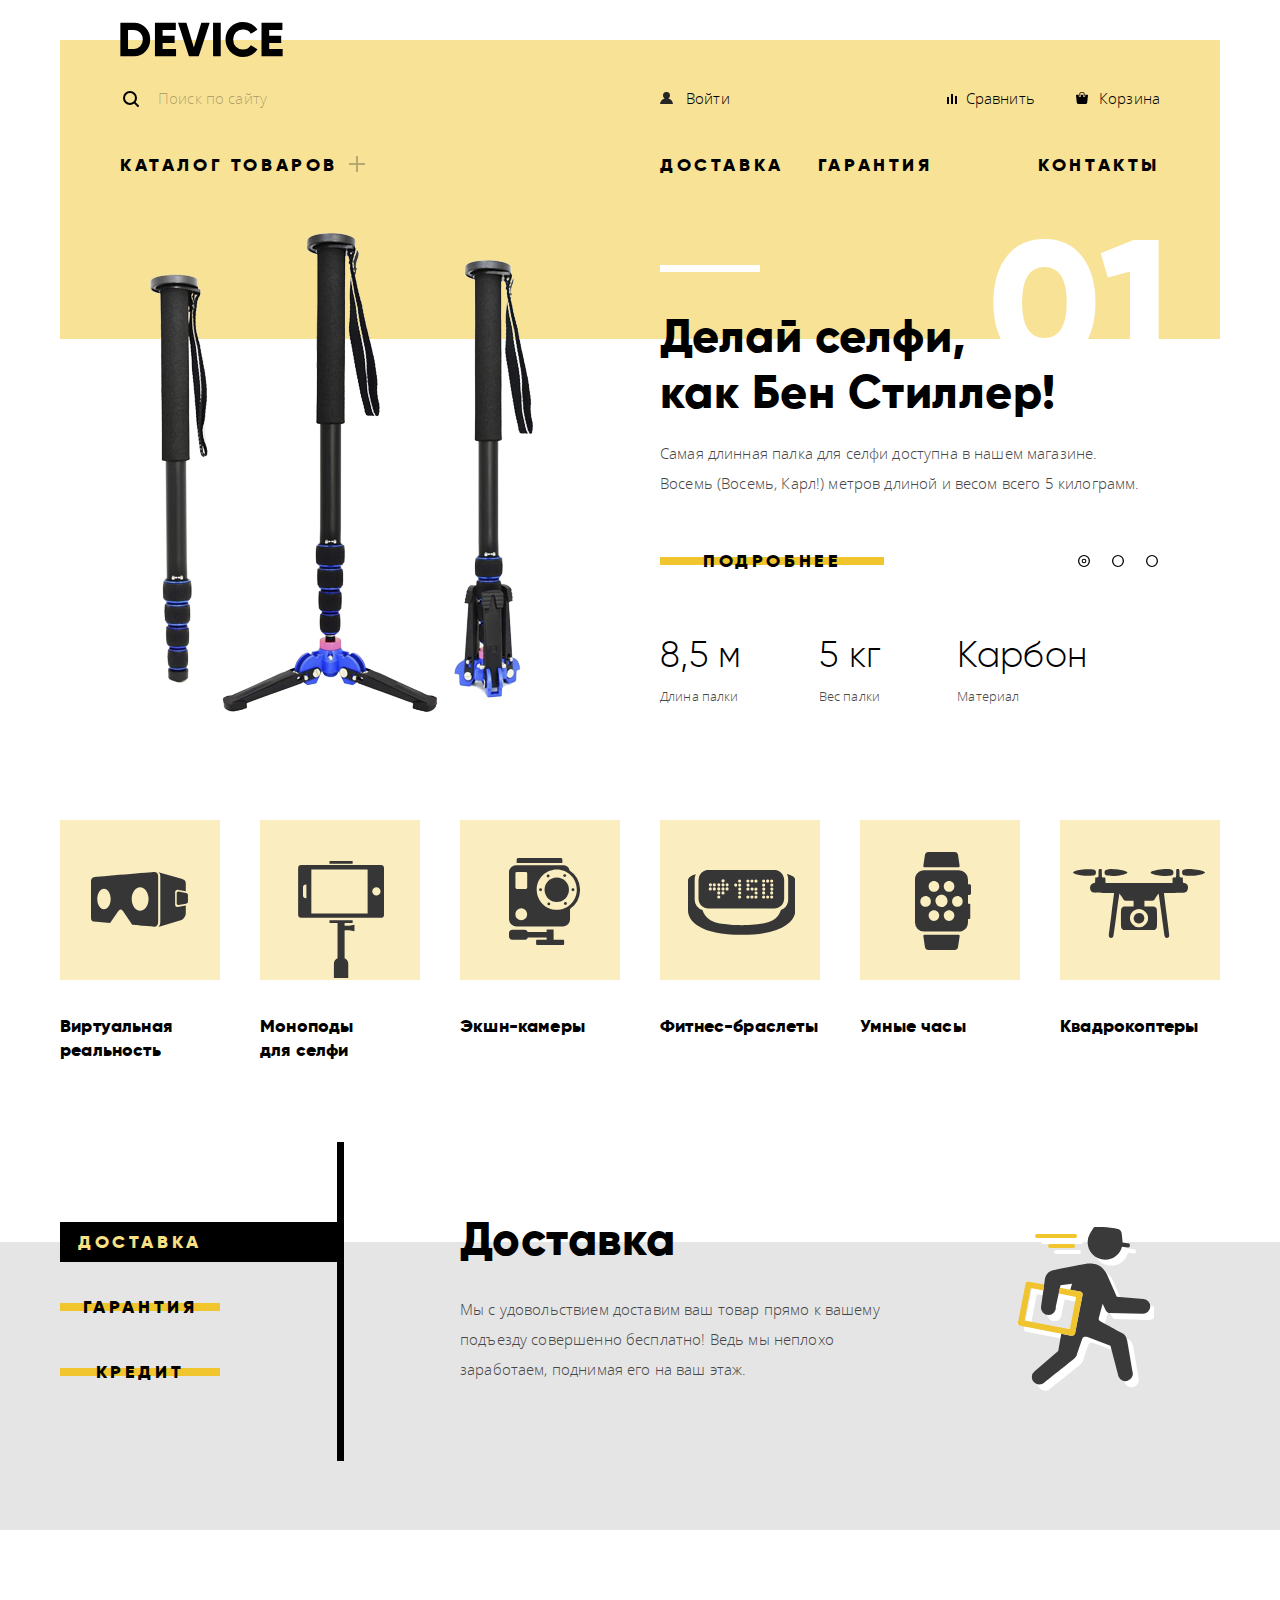
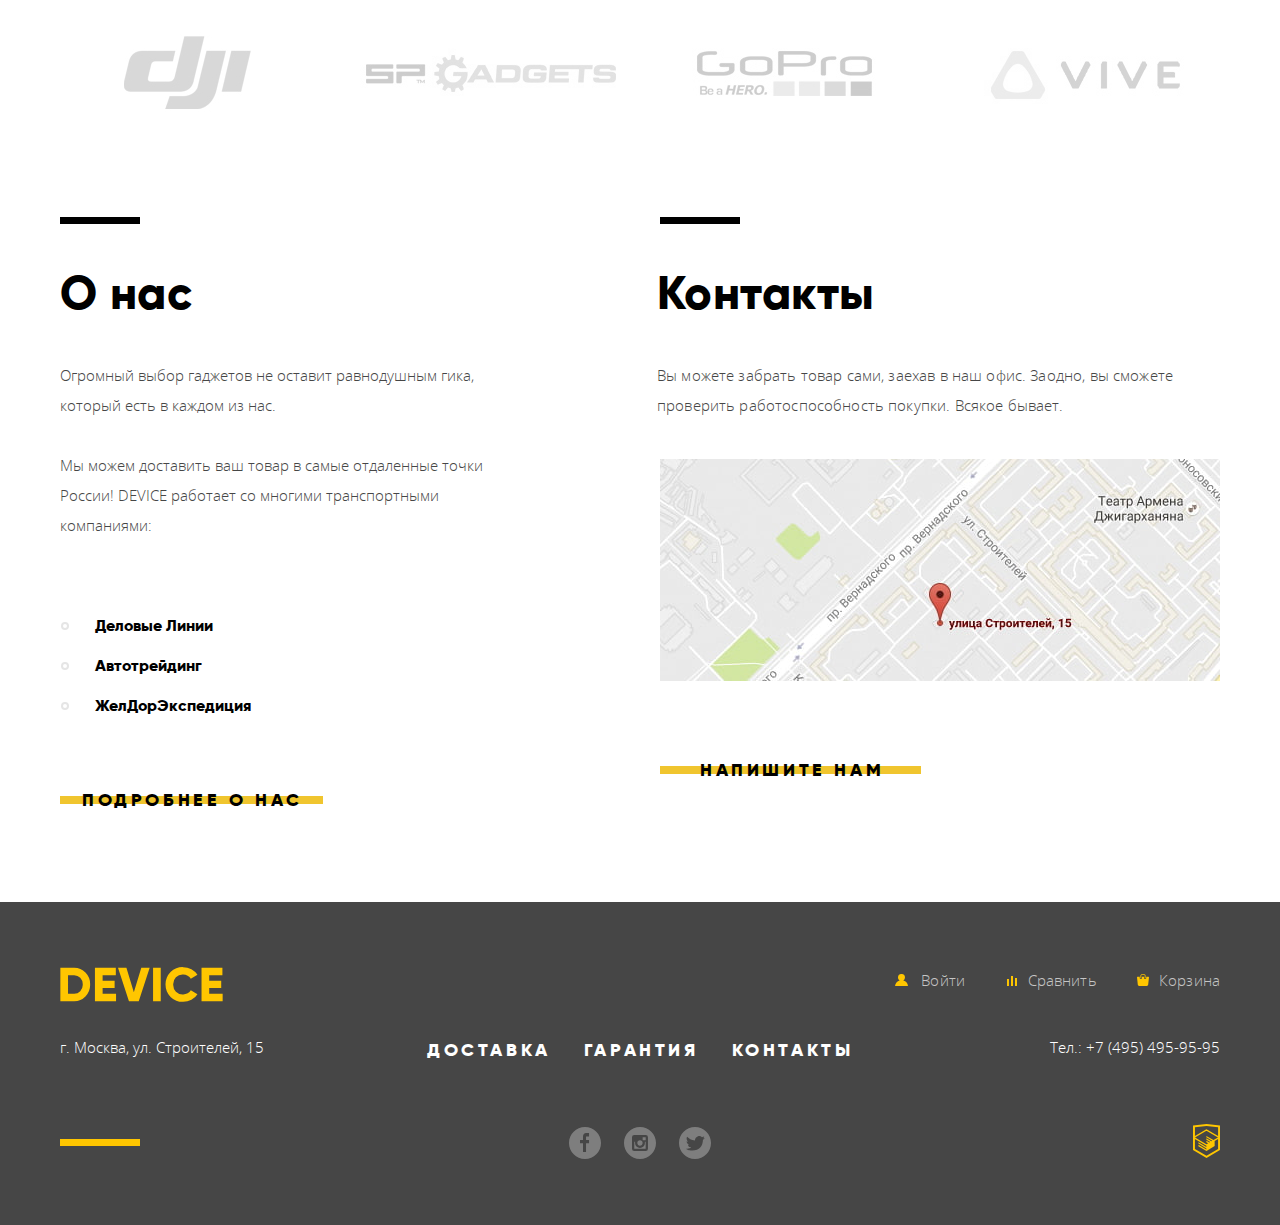
<file: index.html>
<!DOCTYPE html>
<html lang="ru">
  <head>
    <meta charset="utf-8">
    <title>HTML Academy: Девайс</title>
    <link href="css/normalize.min.css" rel="stylesheet" >
    <link href="css/style.min.css" rel="stylesheet">
  </head>
  <body>
    <div class="container">
      <header class="page-header">

        <div class="logo">
          <img src="img/logo.svg" width="163" height="35" alt="Логотип интернет-магазина Device">
        </div>

        <section class="tools">

          <form class="search" action="https://echo.htmlacademy.ru" method="get">
            <label class="search-label" for="search-field">
              <span class="visually-hidden">Поиск по сайту</span>
            </label>
            <input class="search-input" type="search" name="search" id="search-field" placeholder="Поиск по сайту">
            <button class="search-button" type="submit">
              <span>Найти</span>
              </button>
          </form>

          <ul class="user-block">
            <li class="user-item">
              <a class="user-link" href="#">Войти</a>
            </li>
          </ul>

          <ul class="purchase-tools">
            <li class="tools-item">
              <a class="tools-link link-compare" href="#">Сравнить</a>
            </li>
            <li class="tools-item">
              <a class="tools-link link-cart" href="#">Корзина</a>
            </li>
          </ul>

        </section>

        <nav class="main-nav">
          <ul class="nav-list">
            <li class="nav-item nav-item-catalog">
              <a class="nav-link nav-link-catalog" href="catalog.html">Каталог товаров</a>

              <div class="subnav">
                <ul class="subnav-list">
                  <li class="subnav-item">
                    <a class="subnav-link" href="#">Виртуальная реальность</a>
                  </li>
                  <li class="subnav-item">
                    <a class="subnav-link" href="#">Фитнес-браслеты</a>
                  </li>
                  <li class="subnav-item">
                    <a class="subnav-link" href="#">Квадрокоптеры</a>
                  </li>
                  <li class="subnav-item">
                    <a class="subnav-link" href="catalog.html">Моноподы для селфи</a>
                  </li>
                  <li class="subnav-item">
                    <a class="subnav-link" href="#">Умные часы</a>
                  </li>
                  <li class="subnav-item"></li> <!-- Пустой пункт для выравнивания пунктов как в макете -->
                  <li class="subnav-item">
                    <a class="subnav-link" href="#">Экшн-камеры</a>
                  </li>
                </ul>
              </div>

            </li>
            <li class="nav-item">
              <a class="nav-link" href="#">Доставка</a>
            </li>
            <li class="nav-item">
              <a class="nav-link" href="#">Гарантия</a>
            </li>
            <li class="nav-item">
              <a class="nav-link" href="#">Контакты</a>
            </li>
          </ul>
        </nav>

      </header>
    </div>

    <main>
      <h1 class="visually-hidden">Интернет-магазин электроники Device</h1>

      <section class="promo-slider">
        <div class="container">
          <h2 class="visually-hidden">Cлайдер промо-предложений</h2>
          <input class="first-promo visually-hidden" type="radio" name="promo-slider" id="first" value="1" checked>
          <input class="second-promo visually-hidden" type="radio" name="promo-slider" id="second" value="2">
          <input class="third-promo visually-hidden" type="radio" name="promo-slider" id="third" value="3">

          <div class="slider-controls">
            <label for="first">Первый слайд</label>
            <label for="second">Второй слайд</label>
            <label for="third">Третий слайд</label>
          </div>

          <ul class="slider-list">

            <li class="slider-item slide slide1">
              <div class="slide-image">
                <img class="slide-img" src="img/selfie-stick.png" width="384" height="486" alt="Селфи-палка">
              </div>
              <div class="slide-content">
                <h3 class="slide-title">Делай селфи,<br>как Бен Стиллер!</h3>
                <p class="slide-subtitle">Самая длинная палка для селфи доступна в&nbsp;нашем магазине. Восемь (Восемь, Карл!) метров длиной и&nbsp;весом всего 5&nbsp;килограмм.</p>
                <a class="button slide-button" href="#"><span>Подробнее</span></a>
                <ul class="discription-list">
                  <li class="discription-item">
                    <span class="value">8,5 м</span>
                    <span class="discription">Длина палки</span>
                  </li>
                  <li class="discription-item">
                    <span class="value">5 кг</span>
                    <span class="discription">Вес палки</span>
                  </li>
                  <li class="discription-item">
                    <span class="value">Карбон</span>
                    <span class="discription">Материал</span>
                  </li>
                </ul>
              </div>
            </li>

            <li class="slider-item slide slide2">
              <div class="slide-image">
                <img class="slide-img" src="img/fitness-bracelet.png" width="345" height="485" alt="Фитнес-браслет">
              </div>
              <div class="slide-content">
                <h3 class="slide-title">Худеем<br>правильно!</h3>
                <p class="slide-subtitle">Мотивирующие фитнес-браслеты помогут найти в&nbsp;себе силы не&nbsp;пропускать занятия и&nbsp;соблюдать диету.</p>
                <a class="button slide-button" href="#"><span>Подробнее</span></a>
                <ul class="discription-list">
                  <li class="discription-item">
                    <span class="value">48 часов</span>
                    <span class="discription">Без подзарядки</span>
                  </li>
                </ul>
              </div>
            </li>

            <li class="slider-item slide slide3">
              <div class="slide-image">
                <img class="slide-img" src="img/quadrocopter.png" width="526" height="334" alt="Квадрокоптер">
              </div>
              <div class="slide-content">
                <h3 class="slide-title">Порхает как бабочка, жалит как пчела!</h3>
                <p class="slide-subtitle">Этот обычный, на&nbsp;первый взгляд, квадрокоптер оснащен мощным&nbsp;лазером, замаскированным под стандартную камеру.</p>
                <a class="button slide-button" href="#"><span>Подробнее</span></a>
                <ul class="discription-list">
                  <li class="discription-item">
                    <span class="value">800 м</span>
                    <span class="discription">Дальность полета</span>
                  </li>
                  <li class="discription-item">
                    <span class="value">50 м</span>
                    <span class="discription">Радиус поражения</span>
                  </li>
                </ul>
              </div>
            </li>

          </ul>
        </div>
      </section>

      <section class="catalog-sections">
        <div class="container">
          <h2 class="visually-hidden">Список категорий товаров</h2>
          <ul class="sections-list">
            <li class="sections-item">
              <a class="sections-link link-vr" href="#">Виртуальная реальность</a>
            </li>
            <li class="sections-item">
              <a class="sections-link link-monopods" href="catalog.html">Моноподы для&nbsp;селфи</a>
            </li>
            <li class="sections-item">
              <a class="sections-link link-acameras" href="#">Экшн-камеры</a>
            </li>
            <li class="sections-item">
              <a class="sections-link link-fbracelets" href="#">Фитнес-браслеты</a>
            </li>
            <li class="sections-item">
              <a class="sections-link link-swatch" href="#">Умные часы</a>
            </li>
            <li class="sections-item">
              <a class="sections-link link-quadrocopters" href="#">Квадрокоптеры</a>
            </li>
          </ul>
        </div>
      </section>

      <section class="services-slider">
        <div class="container">
          <h2 class="visually-hidden">Услуги интернет-магазина</h2>

          <div class="services-columns">

            <input class="delivery-input visually-hidden" type="radio" name="services-slider" id="delivery" value="1" checked>
            <input class="warranty-input visually-hidden" type="radio" name="services-slider" id="warranty" value="2">
            <input class="credit-input visually-hidden" type="radio" name="services-slider" id="credit" value="3">

            <div class="services-controls">
              <label class="button services-label" for="delivery">
                <span>Доставка</span>
              </label>
              <label class="button services-label" for="warranty">
                <span>Гарантия</span>
              </label>
              <label class="button services-label" for="credit">
                <span>Кредит</span>
              </label>
            </div>

            <ul class="services-list">
              <li class="services-item services-slide services1">
                <h3 class="services-title">Доставка</h3>
                <p class="services-description">Мы&nbsp;с&nbsp;удовольствием доставим ваш товар прямо к&nbsp;вашему подъезду совершенно бесплатно! Ведь мы&nbsp;неплохо заработаем, поднимая его на&nbsp;ваш этаж.</p>
              </li>
              <li class="services-item services-slide services2">
                <h3 class="services-title">Гарантия</h3>
                <p class="services-description">Если из-за возгорания купленного у&nbsp;нас товара у&nbsp;вас сгорит дом&nbsp;&mdash; не&nbsp;переживайте, мы&nbsp;выдадим вам новый. Товар, не&nbsp;дом, конечно&nbsp;же.</p>
              </li>
              <li class="services-item services-slide services3">
                <h3 class="services-title">Кредит</h3>
                <p class="services-description">Залезть в&nbsp;долговую яму стало проще! Кредитные консультанты подберут для вас наиболее выгодные условия кредита. Выгодные для нашего банка, разумеется.</p>
              </li>
            </ul>

          </div>
        </div>
      </section>

      <section class="brands">
        <div class="container">
          <h2 class="visually-hidden">Бренды, представленные в интернет-магазине</h2>

          <ul class="brands-list">
            <li class="brands-item">
              <a class="brands-link brands-dji" href="#">
                <img class="brands-image" src="img/logo-dji-g.jpg" width="260" height="100" alt="Логотип компании DJI">
              </a>
            </li>
            <li class="brands-item">
              <a class="brands-link brands-spg" href="#">
                <img class="brands-image" src="img/logo-spg-g.jpg" width="260" height="100" alt="Логотип компании SP Gadgets">
              </a>
            </li>
            <li class="brands-item">
              <a class="brands-link brands-gopro" href="#">
                <img class="brands-image" src="img/logo-gopro-g.jpg" width="260" height="100" alt="Логотип компании GoPro">
              </a>
            </li>
            <li class="brands-item">
              <a class="brands-link brands-vive" href="#">
                <img class="brands-image" src="img/logo-vive-g.jpg" width="260" height="100" alt="Логотип компании Vive">
              </a>
            </li>
          </ul>
        </div>
      </section>

      <div class="container columns">

        <section class="about">
          <h2 class="heading">О нас</h2>
          <p>Огромный выбор гаджетов не&nbsp;оставит равнодушным гика, который есть в&nbsp;каждом из&nbsp;нас.</p>
          <p>Мы&nbsp;можем доставить ваш товар в&nbsp;самые отдаленные точки России! DEVICE работает со&nbsp;многими транспортными компаниями:</p>
          <ul class="delivery-list">
            <li class="delivery-item">Деловые Линии</li>
            <li class="delivery-item">Автотрейдинг</li>
            <li class="delivery-item">ЖелДорЭкспедиция</li>
          </ul>
          <a class="button about-button" href="#">
            <span>Подробнее о нас</span>
          </a>
        </section>

        <section class="contacts">
          <h2 class="heading contacts-heading">Контакты</h2>
          <p>Вы&nbsp;можете забрать товар сами, заехав в&nbsp;наш офис. Заодно, вы&nbsp;сможете проверить работоспособность покупки. Всякое бывает.</p>
          <a class="map-link" href="https://yandex.ru/maps/-/CKqyNGOV" target="_blank">
            <img class="map-image" src="img/map.jpg" width="560" height="222" alt="Мы находимся по адресу: г. Москва, ул. Строителей, 15">
          </a>
          <a class="button contacts-button" href="form.html">
            <span>Нaпишите нам</span>
          </a>
        </section>
      </div>

    </main>

    <footer class="page-footer">
      <div class="container">

        <div class="footer-row footer-implements">
          <div class="footer-logo">
            <svg class="logo-orange" width="163" height="35" xmlns="http://www.w3.org/2000/svg" viewBox="0 0 164 35">
              <path d="M.35.7v33.6h13.53a15.72 15.72 0 0011.72-4.82 16.46 16.46 0 004.71-11.98 16.46 16.46 0 00-4.7-11.98A15.72 15.72 0 0013.87.7zm7.73 26.2V8.1h5.8a8.65 8.65 0 016.5 2.57 9.41 9.41 0 012.5 6.84 9.41 9.41 0 01-2.5 6.84 8.65 8.65 0 01-6.5 2.56h-5.8zm34.8-5.94h12.08v-7.3H42.88V8.09h13.29V.7H35.15v33.6H56.4v-7.4H42.88v-5.94zM79.23 34.3L90.24.7H81.8l-7.5 24.72L66.82.7h-8.46l11.02 33.6zm14.4 0h7.73V.7h-7.73zm38.61-1.42a15.51 15.51 0 006.04-5.68l-6.67-3.84a7.49 7.49 0 01-3.16 3.02 9.87 9.87 0 01-4.67 1.1 9.6 9.6 0 01-7.17-2.74 9.9 9.9 0 01-2.69-7.24 9.9 9.9 0 012.69-7.25 9.6 9.6 0 017.17-2.74 9.91 9.91 0 014.64 1.08 7.6 7.6 0 013.2 3.05l6.66-3.84a15.88 15.88 0 00-6.09-5.69 17.42 17.42 0 00-8.4-2.09 17.12 17.12 0 00-17.6 17.48 17.12 17.12 0 0017.59 17.47 17.52 17.52 0 008.46-2.09zm17.88-11.92h12.08v-7.3h-12.08V8.09h13.29V.7h-21.02v33.6h21.26v-7.4h-13.53v-5.94z"/>
            </svg>
          </div>

          <section class="footer-tools">
              <ul class="footer-user">
                <li class="user">
                  <a class="user-ref" href="#">
                    <svg class="user-icon" width="13" height="12" xmlns="http://www.w3.org/2000/svg"><path d="M.03 12h12.94A6.22 6.22 0 008.3 6.46a3.47 3.47 0 001.68-2.98 3.48 3.48 0 00-6.97 0c0 1.27.68 2.37 1.7 2.98C2.1 7.16.18 9.36.02 12z"/></svg>
                    Войти
                  </a>
                </li>
              </ul>

              <ul class="footer-purchase">
                <li class="purchase-item">
                  <a class="purchase-link purchase-compare" href="#">
                    <svg class="compare-icon " width="10" height="10" xmlns="http://www.w3.org/2000/svg"><path d="M8 2h1.98v8H8zM0 3h1.98v7H0zm4-3h2v10H4z"/></svg>
                    Сравнить
                  </a>
                </li>
                <li class="purchase-item">
                  <a class="purchase-link purchase-cart" href="#">
                    <svg class="cart-icon" width="12" height="12" xmlns="http://www.w3.org/2000/svg"><path d="M11.86 3.02a.43.43 0 00-.32-.16H9.23V4.1c0 .56-.49 1.02-1.09 1.02-.59 0-1.07-.46-1.07-1.02V2.86H4.9V4.1c0 .56-.49 1.02-1.08 1.02-.6 0-1.08-.46-1.08-1.02V2.86H.44a.43.43 0 00-.33.16.47.47 0 00-.1.35l.77 7.14c.01.8.64 1.45 1.41 1.45h7.6c.77 0 1.4-.65 1.4-1.45l.78-7.13a.48.48 0 00-.1-.36z"/><path d="M3.83 4.5c.24 0 .43-.19.43-.41V1.84c0-.63.67-1.02 1.3-1.02h1.08c.65 0 1.07.4 1.07 1.02v2.25c0 .23.2.4.44.4.23 0 .43-.18.43-.4V1.84C8.58.77 7.76 0 6.64 0H5.56C4.36 0 3.4.83 3.4 1.84v2.25c0 .23.2.4.43.4z"/></svg>
                    Корзина
                  </a>
                </li>
              </ul>
          </section>
        </div>

        <div class="footer-row footer-navigation">
          <p class="footer-address">г. Москва, ул. Строителей, 15</p>

          <ul class="footer-nav">
            <li class="footer-item">
              <a class="footer-link" href="#">Доставка</a>
            </li>
            <li class="footer-item">
              <a class="footer-link" href="#">Гарантия</a>
            </li>
            <li class="footer-item">
              <a class="footer-link" href="#">Контакты</a>
            </li>
          </ul>

          <a class="footer-tel" href="tel:+74954959595">Тел.: +7 (495) 495-95-95</a>
        </div>

        <div class="footer-row footer-socials">
          <ul class="social-list">
            <li class="social-item">
              <a class="button-social button-social-fb" href="#">
                <span class="visually-hidden">Facebook</span>
              </a>
            </li>
            <li class="social-item">
              <a class="button-social button-social-inst" href="#">
                <span class="visually-hidden">Instagram</span>
              </a>
            </li>
            <li class="social-item">
              <a class="button-social button-social-tw" href="#">
                <span class="visually-hidden">Twitter</span>
              </a>
            </li>
          </ul>

          <a class="copyright" href="https://htmlacademy.ru/intensive/htmlcss">
            <img src="img/logo-htmla.svg" width="27" height="35" alt="Логотип HTML Академии">
          </a>
        </div>

      </div>
    </footer>

    <section class="modal modal-form">
      <h2 class="visually-hidden">Напишите нам</h2>

      <form class="write-us-form" action="https://echo.htmlacademy.ru" method="post">
        <div class="input-field">
          <label class="write-us-label" for="name-field">Ваше имя:</label>
          <input class="write-us-input" type="text" name="name" id="name-field" placeholder="Имя Фамилия" required>
        </div>

        <div class="input-field">
          <label class="write-us-label" for="email-field">Ваш e-mail:</label>
          <input class="write-us-input" type="email" name="email" id="email-field" placeholder="email@example.com" required>
        </div>

        <div class="input-field textarea-field">
          <label class="write-us-label" for="message-field">Текст письма:</label>
          <textarea class="write-us-input write-us-textarea" name="message" id="message-field" rows="8" cols="80" placeholder="В свободной форме" required></textarea>
        </div>

        <button class="button write-us-button" type="submit">
          <span>Отправить</span>
        </button>
      </form>

      <button class="modal-close" type="button">
        <span class="visually-hidden">Закрыть</span>
      </button>

    </section>

    <section class="modal modal-map">
      <h2 class="visually-hidden">Карта</h2>
      <div class="map-container" id="map"></div>
      <img class="modal-map-img" src="img/map-big.jpg" width="960" height="559" alt="Мы находимся по адресу: г. Москва, ул. Строителей, 15">

      <button class="modal-close" type="button">
        <span class="visually-hidden">Закрыть</span>
      </button>
    </section>

    <script src="https://api-maps.yandex.ru/2.1/?apikey=9e83ccae-a4af-428a-ad14-c256e02e9429&lang=ru_RU" type="text/javascript"></script>
    <script src="js/scripts.min.js"></script>
  </body>
</html>
</file>
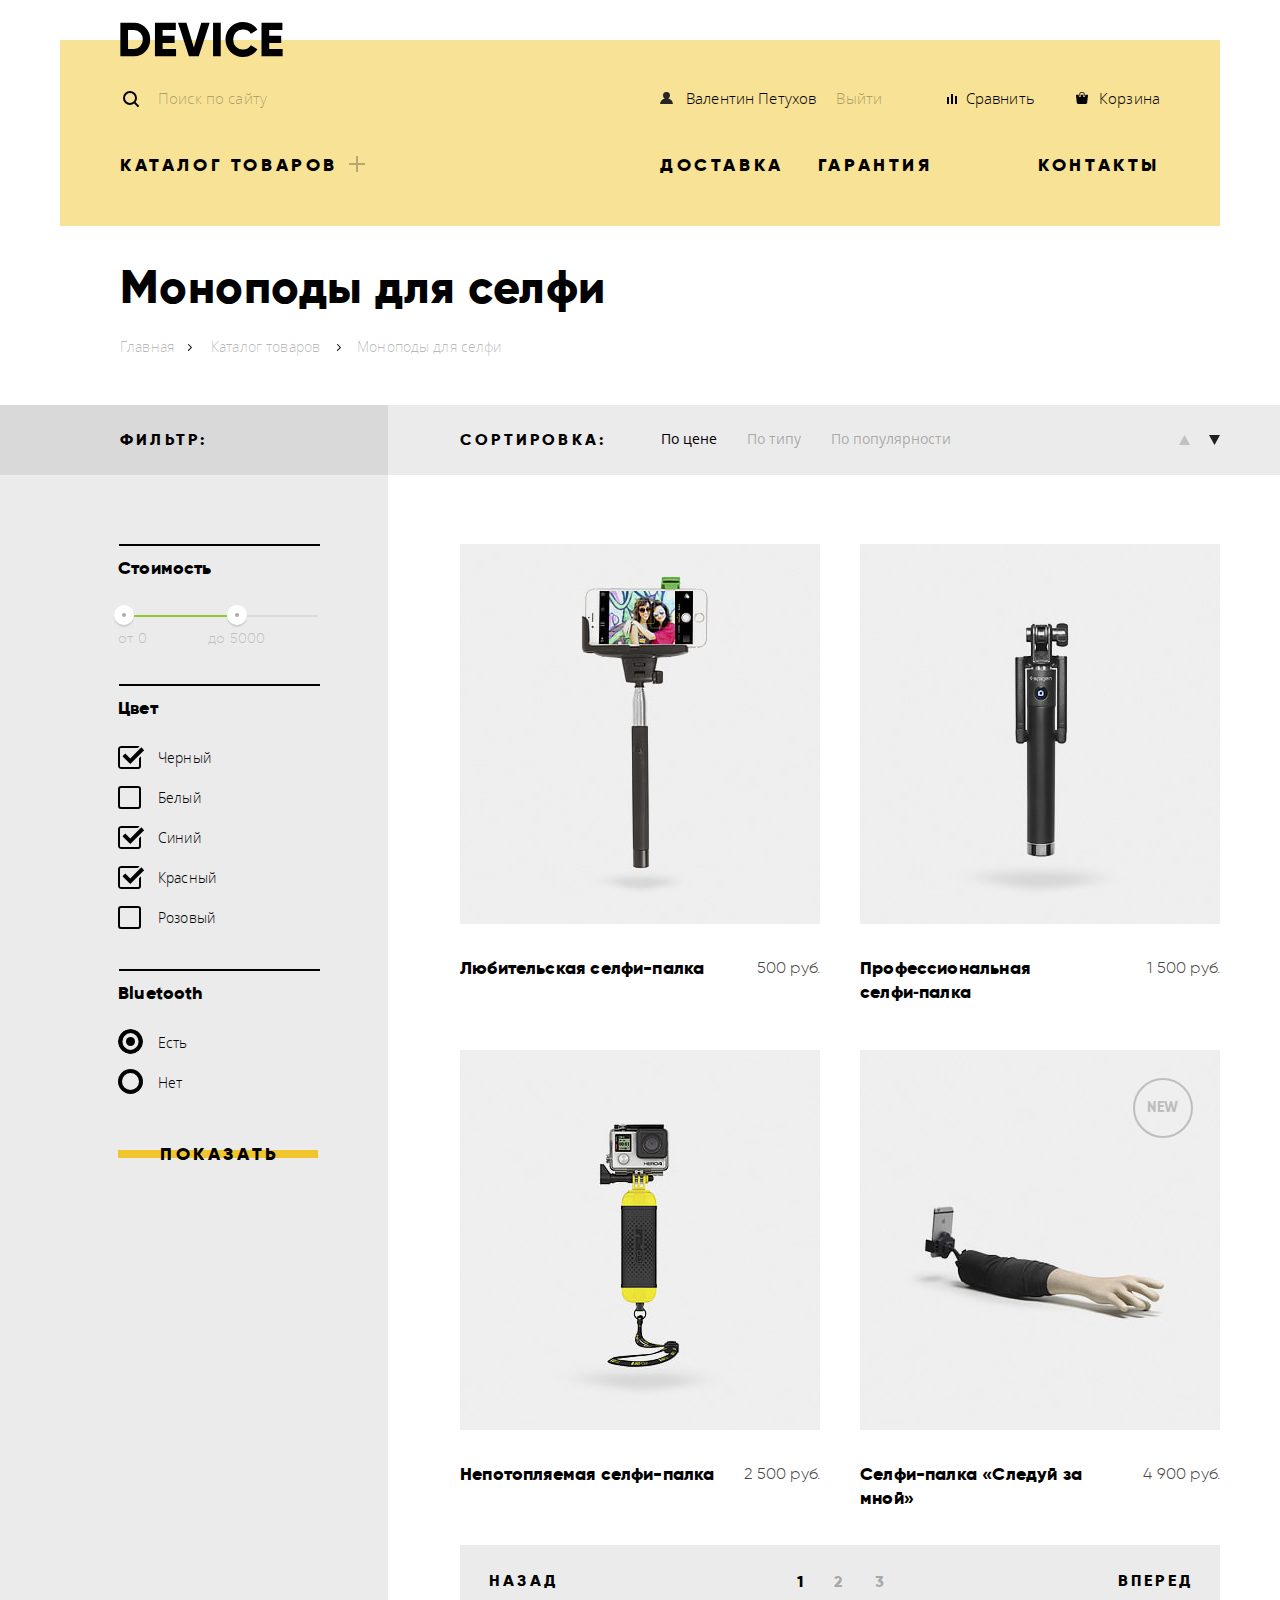
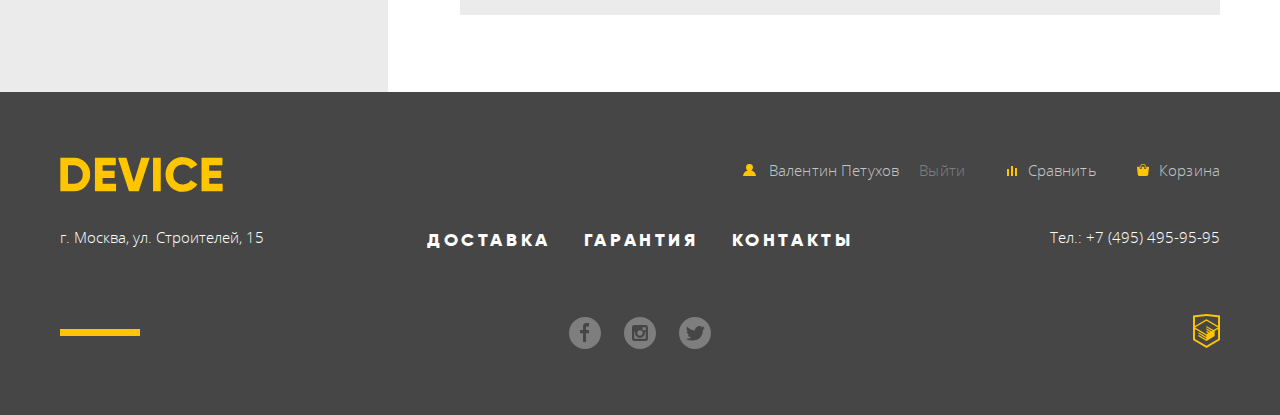
<file: catalog.html>
<!DOCTYPE html>
<html lang="ru">
  <head>
    <meta charset="utf-8">
    <title>HTML Academy: Девайс</title>
    <link href="css/normalize.min.css" rel="stylesheet" >
    <link href="css/style.min.css" rel="stylesheet">
  </head>
  <body class="inner-page">
    <div class="container">
      <header class="page-header">

        <a class="logo" href="index.html">
          <img src="img/logo.svg" width="163" height="35" alt="Логотип интернет-магазина Device">
        </a>

        <section class="tools">

          <form class="search" action="https://echo.htmlacademy.ru" method="get">
            <label class="search-label" for="search-field">
              <span class="visually-hidden">Поиск по сайту</span>
            </label>
            <input class="search-input" type="search" name="search" id="search-field" placeholder="Поиск по сайту">
            <button class="search-button" type="submit">
              <span>Найти</span>
              </button>
          </form>

          <ul class="user-block">
            <li class="user-item">
              <a class="user-link" href="#">Валентин Петухов</a>
            </li>
            <li class="user-item">
              <button class="user-link-out" type="button">
                <span>Выйти</span>
              </button>
            </li>
          </ul>

          <ul class="purchase-tools">
            <li class="tools-item">
              <a class="tools-link link-compare" href="#">Сравнить</a>
            </li>
            <li class="tools-item">
              <a class="tools-link link-cart" href="#">Корзина</a>
            </li>
          </ul>

        </section>

        <nav class="main-nav">
          <ul class="nav-list">
            <li class="nav-item nav-item-catalog">
              <a class="nav-link nav-link-catalog" href="#">Каталог товаров</a>

              <div class="subnav">
                <ul class="subnav-list">
                  <li class="subnav-item">
                    <a class="subnav-link" href="#">Виртуальная реальность</a>
                  </li>
                  <li class="subnav-item">
                    <a class="subnav-link" href="#">Фитнес-браслеты</a>
                  </li>
                  <li class="subnav-item">
                    <a class="subnav-link" href="#">Квадрокоптеры</a>
                  </li>
                  <li class="subnav-item">
                    <a class="subnav-link">Моноподы для селфи</a>
                  </li>
                  <li class="subnav-item">
                    <a class="subnav-link" href="#">Умные часы</a>
                  </li>
                  <li class="subnav-item"></li> <!-- Пустой пункт для выравнивания пунктов как в макете -->
                  <li class="subnav-item">
                    <a class="subnav-link" href="#">Экшн-камеры</a>
                  </li>
                </ul>
              </div>

            </li>
            <li class="nav-item">
              <a class="nav-link" href="#">Доставка</a>
            </li>
            <li class="nav-item">
              <a class="nav-link" href="#">Гарантия</a>
            </li>
            <li class="nav-item">
              <a class="nav-link" href="#">Контакты</a>
            </li>
          </ul>
        </nav>

      </header>
    </div>

    <main class="inner">
      <div class="container">
        <h1>Моноподы для селфи</h1>

        <section class="breadcrumbs">
          <ul class="breadcrumbs-list">
            <li class="breadcrumbs-item">
              <a class="breadcrumbs-link" href="index.html">Главная</a>
            </li>
            <li class="breadcrumbs-item">
              <a class="breadcrumbs-link" href="#">Каталог товаров</a>
            </li>
            <li class="breadcrumbs-item breadcrumbs-item-current">
              <a class="breadcrumbs-link breadcrumbs-link-current">Моноподы для селфи</a>
            </li>
          </ul>
        </section>
      </div>

      <div class="catalog-columns">
        <section class="filter">
          <h2 class="filter-heading">
            <span>Фильтр:</span>
          </h2>
          <div class="filter-container">

            <form class="filter-form" action="https://echo.htmlacademy.ru" method="get">

              <fieldset class="filter-block">
                <legend>Стоимость</legend>
                <div class="range-filter">
                  <div class="range-controls">
                    <div class="scale">
                      <div class="bar"></div>
                    </div>
                     <button class="range-button range-button-min" type="button" aria-label="Переместите ползунок, чтобы задать минимальную стоимость"></button>
                     <button class="range-button range-button-max" type="button" aria-label="Переместите ползунок, чтобы задать максимальную стоимость"></button>
                   </div>
                   <div class="price-controls">
                    <label class="min-price" aria-label="Введите минимальную стоимость">
                      от
                      <input class="price-input" type="number" name="min-price" value="0" min="0">
                     </label>
                     <label class="max-price" aria-label="Введите максимальную стоимость">
                      до
                      <input class="price-input" type="number" name="max-price" value="5000" min="0">
                     </label>
                   </div>
                 </div>
              </fieldset>

              <fieldset class="filter-block">
                <legend>Цвет</legend>
                <ul class="filter-list">
                  <li class="filter-item">
                    <input class="checkbox-color visually-hidden" type="checkbox" name="black" id="filter-black" checked>
                    <label class="filter-label filter-checkbox" for="filter-black">Черный</label>
                  </li>
                  <li class="filter-item">
                    <input class="checkbox-color visually-hidden" type="checkbox" name="white" id="filter-white">
                    <label class="filter-label filter-checkbox" for="filter-white">Белый</label>
                  </li>
                  <li class="filter-item">
                    <input class="checkbox-color visually-hidden" type="checkbox" name="blue" id="filter-blue" checked>
                    <label class="filter-label filter-checkbox" for="filter-blue">Синий</label>
                  </li>
                  <li class="filter-item">
                    <input class="checkbox-color visually-hidden" type="checkbox" name="red" id="filter-red" checked>
                    <label class="filter-label filter-checkbox" for="filter-red">Красный</label>
                  </li>
                  <li class="filter-item">
                    <input class="checkbox-color visually-hidden" type="checkbox" name="pink" id="filter-pink">
                    <label class="filter-label filter-checkbox" for="filter-pink">Розовый</label>
                  </li>
                </ul>
              </fieldset>

              <fieldset class="filter-block">
                <legend>Bluetooth</legend>
                <ul class="filter-list radio-list">
                  <li class="filter-item">
                    <input class="radio-bluetooth visually-hidden" type="radio" name="bluetooth" id="bluetooth-yes" value="yes" checked>
                    <label class="filter-label filter-radio" for="bluetooth-yes">Есть</label>
                  </li>
                  <li class="filter-item">
                    <input class="radio-bluetooth visually-hidden" type="radio" name="bluetooth" id="bluetooth-no" value="no">
                    <label class="filter-label filter-radio" for="bluetooth-no">Нет</label>
                  </li>
                </ul>
              </fieldset>

              <button class="button filter-button" type="submit">
                <span>Показать</span>
              </button>

            </form>
          </div>
        </section>

        <section class="catalog">

          <section class="sorting">
            <div class="sorting-container">
              <h2>Сортировка:</h2>

              <ul class="sorting-list">
                <li class="sorting-item">
                  <a class="sorting-link sorting-link-current">По цене</a>
                </li>
                <li class="sorting-item">
                  <a class="sorting-link" href="#">По типу</a>
                </li>
                <li class="sorting-item">
                  <a class="sorting-link" href="#">По популярности</a>
                </li>
              </ul>

              <ul class="direction-list">
                <li class="direction-item">
                  <a class="direction-link direction-link-up" href="#">
                    <span class="visually-hidden">По возрастанию</span>
                  </a>
                </li>
                <li class="direction-item">
                  <a class="direction-link direction-link-down direction-link-current">
                    <span class="visually-hidden">По убыванию</span>
                  </a>
                </li>
              </ul>

            </div>
          </section>

          <section class="catalog-section">

            <h2 class="visually-hidden">Список товаров</h2>
            <ul class="catalog-list">

              <li class="catalog-item">
                <img class="catalog-item-image" src="img/product-1.jpg" width="360" height="380" alt="Любительская селфи-палка">
                <div class="catalog-item-about">
                  <h3 class="catalog-item-heading">
                    <a class="catalog-item-link" href="#">Любительская селфи-палка</a>
                  </h3>
                  <p class="price">500 руб.</p>
                </div>
                <div class="actions">
                  <a class="button buy" href="#">
                    <span>В корзину</span>
                  </a>
                  <a class="bookmarks" href="#">Добавить к сравнению</a>
                </div>
              </li>

              <li class="catalog-item">
                <img class="catalog-item-image" src="img/product-2.jpg" width="360" height="380" alt="Профессиональная селфи-палка">
                <div class="catalog-item-about">
                  <h3 class="catalog-item-heading">
                    <a class="catalog-item-link" href="#">Профессиональная селфи&#8209;палка</a>
                  </h3>
                  <p class="price">1 500 руб.</p>
                </div>
                <div class="actions">
                  <a class="button buy" href="#">
                    <span>В корзину</span>
                  </a>
                  <a class="bookmarks" href="#">Добавить к сравнению</a>
                </div>
              </li>

              <li class="catalog-item">
                <img class="catalog-item-image" src="img/product-3.jpg" width="360" height="380" alt="Непотопляемая селфи-палка">
                <div class="catalog-item-about">
                  <h3 class="catalog-item-heading">
                    <a class="catalog-item-link" href="#">Непотопляемая селфи-палка</a>
                  </h3>
                  <p class="price">2 500 руб.</p>
                </div>
                <div class="actions">
                  <a class="button buy" href="#">
                    <span>В корзину</span>
                  </a>
                  <a class="bookmarks" href="#">Добавить к сравнению</a>
                </div>
              </li>

              <li class="catalog-item">
                <img class="catalog-item-image" src="img/product-4.jpg" width="360" height="380" alt="Селфи-палка «Следуй за мной»">
                <span class="flag-new">New</span>
                <div class="catalog-item-about">
                  <h3 class="catalog-item-heading">
                    <a class="catalog-item-link" href="#">Селфи-палка &laquo;Следуй за мной&raquo;</a>
                  </h3>
                  <p class="price">4 900 руб.</p>
                </div>
                <div class="actions">
                  <a class="button buy" href="#">
                    <span>В корзину</span>
                  </a>
                  <a class="bookmarks" href="#">Добавить к сравнению</a>
                </div>
              </li>
            </ul>
          </section>

          <section class="pagination">
            <a class="pagination-link-prev">Назад</a>
            <ul class="pagination-list">
              <li class="pagination-item">
                <a class="pagination-link pagination-link-current">1</a>
              </li>
              <li class="pagination-item">
                <a class="pagination-link" href="#">2</a>
              </li>
              <li class="pagination-item">
                <a class="pagination-link" href="#">3</a>
              </li>
            </ul>
            <a class="pagination-link-next" href="#">Вперед</a>
          </section>

        </section>
      </div>

    </main>

    <footer class="page-footer">
      <div class="container">

        <div class="footer-row footer-implements">
          <a class="footer-logo" href="index.html">
            <svg class="logo-orange" width="163" height="35" xmlns="http://www.w3.org/2000/svg" viewBox="0 0 164 35">
              <path d="M.35.7v33.6h13.53a15.72 15.72 0 0011.72-4.82 16.46 16.46 0 004.71-11.98 16.46 16.46 0 00-4.7-11.98A15.72 15.72 0 0013.87.7zm7.73 26.2V8.1h5.8a8.65 8.65 0 016.5 2.57 9.41 9.41 0 012.5 6.84 9.41 9.41 0 01-2.5 6.84 8.65 8.65 0 01-6.5 2.56h-5.8zm34.8-5.94h12.08v-7.3H42.88V8.09h13.29V.7H35.15v33.6H56.4v-7.4H42.88v-5.94zM79.23 34.3L90.24.7H81.8l-7.5 24.72L66.82.7h-8.46l11.02 33.6zm14.4 0h7.73V.7h-7.73zm38.61-1.42a15.51 15.51 0 006.04-5.68l-6.67-3.84a7.49 7.49 0 01-3.16 3.02 9.87 9.87 0 01-4.67 1.1 9.6 9.6 0 01-7.17-2.74 9.9 9.9 0 01-2.69-7.24 9.9 9.9 0 012.69-7.25 9.6 9.6 0 017.17-2.74 9.91 9.91 0 014.64 1.08 7.6 7.6 0 013.2 3.05l6.66-3.84a15.88 15.88 0 00-6.09-5.69 17.42 17.42 0 00-8.4-2.09 17.12 17.12 0 00-17.6 17.48 17.12 17.12 0 0017.59 17.47 17.52 17.52 0 008.46-2.09zm17.88-11.92h12.08v-7.3h-12.08V8.09h13.29V.7h-21.02v33.6h21.26v-7.4h-13.53v-5.94z"/>
            </svg>
          </a>

          <section class="footer-tools">
              <ul class="footer-user">
                <li class="user">
                  <a class="user-ref" href="#">
                    <svg class="user-icon" width="13" height="12" xmlns="http://www.w3.org/2000/svg"><path d="M.03 12h12.94A6.22 6.22 0 008.3 6.46a3.47 3.47 0 001.68-2.98 3.48 3.48 0 00-6.97 0c0 1.27.68 2.37 1.7 2.98C2.1 7.16.18 9.36.02 12z"/></svg>
                    Валентин Петухов
                  </a>
                </li>
                <li class="user">
                  <button class="user-link-out footer-out" type="button">
                    <span>Выйти</span>
                  </button>
                </li>
              </ul>

              <ul class="footer-purchase">
                <li class="purchase-item">
                  <a class="purchase-link purchase-compare" href="#">
                    <svg class="compare-icon " width="10" height="10" xmlns="http://www.w3.org/2000/svg"><path d="M8 2h1.98v8H8zM0 3h1.98v7H0zm4-3h2v10H4z"/></svg>
                    Сравнить
                  </a>
                </li>
                <li class="purchase-item">
                  <a class="purchase-link purchase-cart" href="#">
                    <svg class="cart-icon" width="12" height="12" xmlns="http://www.w3.org/2000/svg"><path d="M11.86 3.02a.43.43 0 00-.32-.16H9.23V4.1c0 .56-.49 1.02-1.09 1.02-.59 0-1.07-.46-1.07-1.02V2.86H4.9V4.1c0 .56-.49 1.02-1.08 1.02-.6 0-1.08-.46-1.08-1.02V2.86H.44a.43.43 0 00-.33.16.47.47 0 00-.1.35l.77 7.14c.01.8.64 1.45 1.41 1.45h7.6c.77 0 1.4-.65 1.4-1.45l.78-7.13a.48.48 0 00-.1-.36z"/><path d="M3.83 4.5c.24 0 .43-.19.43-.41V1.84c0-.63.67-1.02 1.3-1.02h1.08c.65 0 1.07.4 1.07 1.02v2.25c0 .23.2.4.44.4.23 0 .43-.18.43-.4V1.84C8.58.77 7.76 0 6.64 0H5.56C4.36 0 3.4.83 3.4 1.84v2.25c0 .23.2.4.43.4z"/></svg>
                    Корзина
                  </a>
                </li>
              </ul>
          </section>
        </div>

        <div class="footer-row footer-navigation">
          <p class="footer-address">г. Москва, ул. Строителей, 15</p>

          <ul class="footer-nav">
            <li class="footer-item">
              <a class="footer-link" href="#">Доставка</a>
            </li>
            <li class="footer-item">
              <a class="footer-link" href="#">Гарантия</a>
            </li>
            <li class="footer-item">
              <a class="footer-link" href="#">Контакты</a>
            </li>
          </ul>

          <a class="footer-tel" href="tel:+74954959595">Тел.: +7 (495) 495-95-95</a>
        </div>

        <div class="footer-row footer-socials">
          <ul class="social-list">
            <li class="social-item">
              <a class="button-social button-social-fb" href="#">
                <span class="visually-hidden">Facebook</span>
              </a>
            </li>
            <li class="social-item">
              <a class="button-social button-social-inst" href="#">
                <span class="visually-hidden">Instagram</span>
              </a>
            </li>
            <li class="social-item">
              <a class="button-social button-social-tw" href="#">
                <span class="visually-hidden">Twitter</span>
              </a>
            </li>
          </ul>

          <a class="copyright" href="https://htmlacademy.ru/intensive/htmlcss">
            <img src="img/logo-htmla.svg" width="27" height="35" alt="Логотип HTML Академии">
          </a>
        </div>

      </div>
    </footer>
  </body>
</html>
</file>
<file: css/style.min.css>
@-webkit-keyframes shake{0%,to{-webkit-transform:translateX(0);transform:translateX(0)}10%,30%,50%,70%,90%{-webkit-transform:translateX(-5px);transform:translateX(-5px)}20%,40%,60%,80%{-webkit-transform:translateX(5px);transform:translateX(5px)}}@keyframes shake{0%,to{-webkit-transform:translateX(0);transform:translateX(0)}10%,30%,50%,70%,90%{-webkit-transform:translateX(-5px);transform:translateX(-5px)}20%,40%,60%,80%{-webkit-transform:translateX(5px);transform:translateX(5px)}}@font-face{font-family:"Gilroy";src:local("Gilroy"),url(fonts/gilroylight.woff) format("woff"),url(fonts/gilroylight.woff2) format("woff2");font-weight:300;font-style:normal}@font-face{font-family:"Gilroy";src:local("Gilroy"),url(fonts/gilroyextrabold.woff) format("woff"),url(fonts/gilroyextrabold.woff2) format("woff2");font-weight:800;font-style:normal}@font-face{font-family:"Open Sans";src:local("Open Sans"),local("OpenSans"),local("Open Sans Regular"),local("OpenSans-Regular"),url(fonts/opensans.woff) format("woff"),url(fonts/opensans.woff2) format("woff2");font-weight:400;font-style:normal}@font-face{font-family:"Open Sans";src:local("Open Sans Light"),local("OpenSans-Light"),url(fonts/opensanslight.woff) format("woff"),url(fonts/opensanslight.woff2) format("woff2");font-weight:300;font-style:normal}body{padding:40px 0 0;margin:0;font-family:"Open Sans",Arial,sans-serif;font-size:15px;line-height:30px;color:#464646;font-weight:300;text-align:left;letter-spacing:.15px;background-color:#fff;counter-reset:slide-number}a{text-decoration:none}img{max-width:100%;height:auto}.visually-hidden:not(:focus):not(:active),input[type=checkbox].visually-hidden,input[type=radio].visually-hidden{position:absolute;width:1px;height:1px;margin:-1px;border:0;padding:0;white-space:nowrap;-webkit-clip-path:inset(100%);clip-path:inset(100%);clip:rect(0 0 0 0);overflow:hidden}.container{position:relative;width:1160px;padding:0 20px;margin:0 auto}.button{position:relative;display:inline-block;padding:8px 43px;font-family:"Gilroy",Arial,sans-serif;font-size:18px;line-height:24px;color:#000;font-weight:800;text-align:center;text-transform:uppercase;letter-spacing:3.6px;vertical-align:middle;border:0;border-radius:0}.button span{position:relative;z-index:2}.button::before{position:absolute;content:"";left:0;top:50%;z-index:1;width:100%;height:8px;margin-top:-4px;background-color:#f0c52e;transition:all .5s ease}.button:focus::before,.button:hover::before{top:0;height:100%;margin-top:0}.button:active span{color:rgba(0,0,0,.3)}.search-button:active span,.user-link-out:active span,button.button:active span{position:relative;top:0;left:0}.page-header{width:1160px;padding:0 60px;margin:0 auto;color:#000;background-color:#f7e296;box-sizing:border-box}.inner-page .page-header{padding-bottom:13px}.logo{position:relative;top:-18px;display:block;width:163px;margin-bottom:-11px}a.logo:focus,a.logo:hover{opacity:.6}.tools{display:flex;flex-wrap:wrap;align-items:center;padding-bottom:10px}.main-nav a,.tools a{color:#000}.tools a:focus,.tools a:hover{opacity:.6}.tools a:active{opacity:.3}.search{display:flex;width:500px;padding:0;margin:0 40px 0 0}.search-label{position:relative;display:block}.search-label::before{content:"";position:absolute;bottom:16px;left:3px;width:16px;height:16px;background-image:url(../img/search.svg);background-repeat:no-repeat;background-size:contain;background-position:center}.search-input{width:354px;height:50px;padding:10px 10px 8px 38px;font:inherit;letter-spacing:.15px;vertical-align:middle;background-color:transparent;border:0;border-bottom:2px solid transparent;border-radius:0;box-sizing:border-box;-moz-appearance:textfield}.search-input::-ms-clear{display:none;width:0;height:0}.search-input::-ms-reveal{display:none;width:0;height:0}.search-input::-webkit-search-cancel-button,.search-input::-webkit-search-decoration,.search-input::-webkit-search-results-button,.search-input::-webkit-search-results-decoration{-webkit-appearance:none;appearance:none}.search-input::-webkit-input-placeholder{color:rgba(0,0,0,.3)}.search-input::-moz-placeholder{color:rgba(0,0,0,.3)}.search-input:-ms-input-placeholder{color:rgba(0,0,0,.3)}.search-input::-ms-input-placeholder{color:rgba(0,0,0,.3)}.search-input::placeholder{color:rgba(0,0,0,.3)}.search-input:hover::-webkit-input-placeholder{color:rgba(0,0,0,.6)}.search-input:hover::-moz-placeholder{color:rgba(0,0,0,.6)}.search-input:hover:-ms-input-placeholder{color:rgba(0,0,0,.6)}.search-input:hover::-ms-input-placeholder{color:rgba(0,0,0,.6)}.search-input:hover::placeholder{color:rgba(0,0,0,.6)}.search-input:focus{border-bottom-color:#000;outline:0}.search-input:focus::-webkit-input-placeholder{opacity:0}.search-input:focus::-moz-placeholder{opacity:0}.search-input:focus:-ms-input-placeholder{opacity:0}.search-input:focus::-ms-input-placeholder{opacity:0}.search-input:focus::placeholder{opacity:0}.search-button{width:0;height:0;overflow:hidden;padding:0;font:inherit;color:#000;text-align:center;letter-spacing:.15px;vertical-align:middle;background-color:transparent;border:0;border-radius:0}.search-button:hover{display:block}.search-button:focus,.search-button:hover{color:#fff;background-color:#000}.search-button:active{color:rgba(255,255,255,.3)}.search-button:active,.search-button:focus,.search-input:focus~.search-button{display:block;width:auto;height:auto;padding:8px 19px;border:2px solid #000}.user-block{display:flex;flex-wrap:wrap;width:260px;padding:0;margin:0 20px 0 0;list-style:none}.user-item{margin-right:20px}.user-item:last-child{margin-right:0}.user-link{position:relative;display:block;padding-left:26px}.user-link:before{content:"";position:absolute;top:9px;left:0;width:13px;height:12px;background-image:url(../img/user.svg);background-repeat:no-repeat;background-size:contain;background-position:center}.user-link-out{display:block;padding:0;font:inherit;letter-spacing:.15px;background:0 0;border:0;border-radius:0;opacity:.3}.user-link-out:focus,.user-link-out:hover{opacity:.6}.user-link-out:active{opacity:1}.purchase-tools{display:flex;flex-wrap:wrap;justify-content:flex-end;width:220px;padding:0;margin:0;list-style:none}.tools-item{margin-left:40px}.tools-item:first-child{margin-left:0}.tools-link{position:relative;display:block;padding-left:24px}.tools-link::before{content:"";position:absolute;background-repeat:no-repeat;background-size:contain;background-position:center}.link-compare::before{top:11px;left:5px;width:10px;height:10px;background-image:url(../img/compare.svg)}.link-cart::before{top:9px;left:1px;width:12px;height:12px;background-image:url(../img/cart.svg)}.main-nav{padding-top:20px}.main-nav a:focus,.main-nav a:hover{color:rgba(0,0,0,.6)}.main-nav a:active{color:rgba(0,0,0,.3)}.nav-list{display:flex;flex-wrap:wrap;justify-content:flex-start;width:100%;padding:0;margin:0;list-style:none;box-sizing:border-box}.nav-item{margin-right:34px;padding-bottom:36px}.nav-item:nth-child(4n){margin-right:0;margin-left:auto}.nav-item-catalog{position:relative;display:flex;flex-wrap:wrap;align-self:center;width:500px;margin-right:40px}.nav-link{display:block;font-family:"Gilroy",Arial,sans-serif;font-size:18px;line-height:24px;font-weight:800;text-transform:uppercase;letter-spacing:3.6px}.nav-link-catalog{position:relative;padding-right:32px}.nav-link-catalog::before{content:"";position:absolute;top:3px;right:5px;width:16px;height:16px;background-image:url(../img/plus.svg);background-repeat:no-repeat;background-size:contain;background-position:center;opacity:.3}.subnav{position:absolute;z-index:10;top:100%;left:-60px;width:0;height:0;overflow:hidden;background-color:#f7e296;box-sizing:border-box}.subnav-list{display:flex;flex-wrap:wrap;width:640px;padding:0;margin:0;list-style:none}.subnav-item{width:160px;margin-right:40px;margin-bottom:18px}.subnav-item:nth-child(3n+1){width:200px}.nav-item-catalog:hover .subnav,.nav-link-catalog:focus~.subnav{display:block;width:1160px;height:auto;padding:0 60px 36px}.nav-link-catalog:focus~.subnav,.subnav:focus-within{display:block;width:1160px;height:auto;padding:0 60px 36px}.promo-slider{position:relative;padding-bottom:40px}.slider-list{position:relative;min-height:502px;margin:0;padding:0;list-style:none}.slider-list::before{content:"";position:absolute;z-index:-1;top:0;left:50%;width:1160px;height:126px;margin-left:-580px;background-color:#f7e296}.slider-item{display:flex;padding-right:58px}.slide{width:0;height:0;padding:0;overflow:hidden}.slide-image{display:flex;align-items:flex-start;width:560px;padding-top:16px;padding-left:2px;margin-right:40px;box-sizing:border-box}.slide-img{display:block;width:auto;margin:0 auto}.slide3 .slide-image{padding-top:80px}.slide-content{position:relative;width:502px;padding-top:95px}.slide-content::after{content:"";position:absolute;top:52px;left:0;width:100px;height:7px;background-color:#fff}.slide-content::before,.slide-title{font-family:"Gilroy",Arial,sans-serif;font-weight:800}.slide-content::before{counter-increment:slide-number;content:"0" counter(slide-number);position:absolute;z-index:1;top:1px;right:-11px;font-size:179px;line-height:1;color:#fff;letter-spacing:1.79px}.slide-title{position:relative;z-index:2;padding:0;margin:0 0 18px;font-size:47px;line-height:56px;color:#000;letter-spacing:.47px}.slide-subtitle{width:485px;margin:0 0 43px}.slide-button{margin-bottom:50px}.discription-list{display:flex;flex-wrap:wrap;padding:0;margin:0;list-style:none}.discription-item{margin-right:77px}.discription-item:last-child,.slider-controls label:last-child{margin-right:0}.value{display:block;padding:0;margin:0 0 7px;font-family:"Gilroy",Arial,sans-serif;font-size:36px;line-height:48px;color:#000;font-weight:300;letter-spacing:.36px}.discription{display:block;font-size:13px;line-height:20px;letter-spacing:.13px}.slider-controls{position:absolute;top:342px;right:82px;z-index:8;font-size:0}.slider-controls label{display:inline-block;width:12px;height:12px;margin-right:22px;vertical-align:top;background-image:url(../img/slider-button-empty.svg);background-repeat:no-repeat;background-position:top center;background-size:contain;cursor:pointer}.first-promo:checked~.slider-list .slide1,.second-promo:checked~.slider-list .slide2,.third-promo:checked~.slider-list .slide3{display:flex;width:auto;height:auto;padding-right:58px}.first-promo:checked~.slider-controls label[for=first],.second-promo:checked~.slider-controls label[for=second],.third-promo:checked~.slider-controls label[for=third]{background-image:url(../img/slider-button.svg)}.first-promo:focus~.slider-controls label[for=first],.second-promo:focus~.slider-controls label[for=second],.third-promo:focus~.slider-controls label[for=third]{outline:thin dotted;outline:5px auto -webkit-focus-ring-color}.catalog-sections{padding-top:65px;padding-bottom:40px}.sections-list{display:flex;flex-wrap:wrap;justify-content:space-between;padding:0;margin:0;list-style:none}.sections-item{width:160px}.sections-link{position:relative;display:block;padding:194px 0 0;margin:0;font-family:"Gilroy",Arial,sans-serif;font-size:18px;line-height:24px;color:#000;font-weight:800;letter-spacing:.18px}.sections-link::after,.sections-link::before{content:"";position:absolute;top:0;left:0;width:160px;height:160px}.sections-link::before{background-color:rgba(240,197,46,.3)}.sections-link::after{background-repeat:no-repeat;background-position:center}.link-vr::after{background-image:url(../img/vr.svg);background-position:left 31px bottom 53px}.link-monopods::after{background-image:url(../img/monopods.svg);background-position:left 38px bottom 2px}.link-acameras::after{background-image:url(../img/action-cameras.svg);background-position:left 49px bottom 35px}.link-fbracelets::after{background-image:url(../img/fitness-bracelets.svg);background-position:left 28px bottom 45px}.link-swatch::after{background-image:url(../img/smart-watch.svg);background-position:left 55px bottom 30px}.link-quadrocopters::after{background-image:url(../img/quadrocopters.svg);background-position:left 13px bottom 42px}.sections-link:active::before,.sections-link:hover::before{background-color:#f0c52e}.sections-link:active{color:rgba(0,0,0,.3)}.sections-link:active::after{opacity:.3}.services-slider{min-width:1200px;margin-top:140px;margin-bottom:34px;background-color:#e5e5e5}.services-columns{display:flex}.services-controls{position:relative;width:284px;padding-top:80px;margin-right:116px;margin-top:-100px}.services-controls::after{content:"";position:absolute;top:0;right:0;width:7px;height:319px;background-color:#000}.services-label{display:block;width:160px;padding:8px 10px;margin-bottom:25px;box-sizing:border-box}.services-label:active span{color:#f7e184}.services-label:active::before{top:0;width:278px;height:100%;margin-top:0;background-color:#000;transition:none}.services-list{padding:0;margin:-27px 0 0;list-style:none}.services-item{position:relative;width:440px;padding-right:320px}.services-slide{display:none}.services-slide::before{content:"";position:absolute;top:12px;right:66px;background-repeat:no-repeat;background-position:top center}.services1::before{width:136px;height:164px;background-image:url(../img/delivery.svg)}.services2::before{top:-6px;right:43px;width:171px;height:194px;background-image:url(../img/warranty.svg)}.services3::before{top:-10px;right:72px;width:156px;height:186px;background-image:url(../img/credit.svg)}.services-title{padding:0;margin:0 0 31px;font-family:"Gilroy",Arial,sans-serif;font-size:47px;line-height:48px;color:#000;font-weight:800;letter-spacing:.47px}.services-description{padding:0;margin:0 0 146px}.credit-input:checked~.services-list .services3,.delivery-input:checked~.services-list .services1,.warranty-input:checked~.services-list .services2{display:block}.credit-input:checked~.services-controls label[for=credit],.delivery-input:checked~.services-controls label[for=delivery],.warranty-input:checked~.services-controls label[for=warranty]{color:#f7e184}.credit-input:checked~.services-controls label[for=credit]::before,.delivery-input:checked~.services-controls label[for=delivery]::before,.warranty-input:checked~.services-controls label[for=warranty]::before{top:0;width:278px;height:100%;margin-top:0;background-color:#000}.credit-input:focus~.services-controls label[for=credit]::before,.delivery-input:focus~.services-controls label[for=delivery]::before,.warranty-input:focus~.services-controls label[for=warranty]::before{outline:thin dotted;outline:5px auto -webkit-focus-ring-color}.brands{padding-top:60px;margin-bottom:34px}.brands-list{display:flex;flex-wrap:wrap;padding:0;margin:0;list-style:none}.brands-item{margin-right:40px}.brands-item:nth-child(4n){margin-right:0}.brands-link{display:block;width:260px;height:100px}.brands-link:active,.brands-link:focus,.brands-link:hover{background-repeat:no-repeat;background-position:center}.brands-link:active{opacity:.6}.brands-dji:active,.brands-dji:focus,.brands-dji:hover{background-image:url(../img/logo-dji.jpg)}.brands-spg:active,.brands-spg:focus,.brands-spg:hover{background-image:url(../img/logo-spg.jpg)}.brands-gopro:active,.brands-gopro:focus,.brands-gopro:hover{background-image:url(../img/logo-gopro.jpg)}.brands-vive:active,.brands-vive:focus,.brands-vive:hover{background-image:url(../img/logo-vive.jpg)}.brands-image{display:block}.brands-link:active .brands-image,.brands-link:focus .brands-image,.brands-link:hover .brands-image{display:none}.columns{display:flex;padding-top:60px;margin-bottom:82px}.about{width:473px;margin-right:124px}.heading{position:relative;padding:51px 0 0;margin:0 0 43px;font-family:"Gilroy",Arial,sans-serif;font-size:47px;line-height:48px;color:#000;font-weight:800;letter-spacing:.47px}.heading::before{content:"";position:absolute;top:-1px;left:0;width:80px;height:7px;background-color:#000}.about p{padding:0;margin:0 0 30px;letter-spacing:normal}.delivery-list{padding:36px 0 0;margin:0 0 54px;list-style:none}.delivery-item{position:relative;padding-left:35px;font-family:"Gilroy",Arial,sans-serif;font-size:16px;line-height:40px;color:#000;font-weight:800;letter-spacing:normal}.delivery-item::before{content:"";position:absolute;top:16px;left:1px;width:4px;height:4px;border:2px solid #e5e5e5;border-radius:50%}.about-button{padding-left:22px;padding-right:20px}.contacts{width:563px}.contacts-heading::before{left:3px}.contacts p{padding:0;margin:0 0 39px}.map-link{padding-left:3px;margin-bottom:69px}.map-image,.map-link{display:block}.contacts-button{padding-left:40px;padding-right:37px;margin-left:3px}.inner{padding-top:37px}.inner h1,.inner h2{padding:0 60px;margin:0 0 24px;font-family:"Gilroy",Arial,sans-serif;font-size:47px;line-height:48px;color:#000;font-weight:800;letter-spacing:.47px}.inner h2{padding:0;margin:0;font-size:16px;line-height:24px;text-transform:uppercase;letter-spacing:3.2px}.breadcrumbs{padding:0 60px;margin-bottom:46px}.breadcrumbs-list{display:flex;flex-wrap:wrap;justify-content:flex-start;padding:0;margin:0;list-style:none}.breadcrumbs-item{position:relative;padding-right:18px;margin-right:19px;font-size:14px;line-height:24px;color:rgba(0,0,0,.3);letter-spacing:.14px}.breadcrumbs-item:nth-child(2){padding-right:21px;margin-right:16px}.breadcrumbs-item:last-child{margin-right:0}.breadcrumbs-item::after{content:"";position:absolute;top:50%;right:0;width:4px;height:7px;margin-top:-3px;background-image:url(../img/nav-arrow.svg);background-repeat:no-repeat;background-position:top center}.breadcrumbs-item-current::after{display:none}.breadcrumbs-link{color:rgba(0,0,0,.3)}.breadcrumbs-link:focus,.breadcrumbs-link:hover{color:rgba(0,0,0,.6)}.breadcrumbs-link:active{color:rgba(0,0,0,.1)}.breadcrumbs-link-current:active,.breadcrumbs-link-current:focus,.breadcrumbs-link-current:hover{color:rgba(0,0,0,.3)}.catalog-columns,.filter{display:flex}.filter{flex-direction:column;align-items:flex-end;flex-grow:1;min-width:348px;background-color:#ebebeb}.filter-heading{width:100%;background-color:#d9d9d9}.filter-heading span{display:block;width:268px;padding:23px 0 23px 60px;margin-left:auto}.filter-container{width:200px;padding-left:58px;padding-right:70px}.filter-form{padding:69px 0 0;margin:0}.filter-block{padding:0;margin:0 0 12px;border:0}.filter-block legend{position:relative;display:block;padding-top:12px;font-family:"Gilroy",Arial,sans-serif;font-size:18px;line-height:24px;color:#000;font-weight:800;letter-spacing:.18px}.filter-block legend::before{content:"";position:absolute;top:0;left:1px;width:201px;height:2px;background-color:#000}.range-filter{margin-top:25px}.range-controls{position:relative;height:11px;padding-top:10px}.range-controls .scale{height:2px;background:#dbdbdb}.range-controls .bar{width:110px;height:2px;background:#91c92f}.range-button{position:absolute;top:0;left:-4px;display:block;width:4px;height:4px;padding:0;background-color:#ababab;border:8px solid #fff;border-radius:50%;box-shadow:0 2px 1px 0 #cfcfcf;box-sizing:content-box;cursor:pointer}.range-button-max{left:109px}.range-button:active,.range-button:focus,.range-button:hover{-webkit-transform:scale(1.1);transform:scale(1.1)}.range-button:focus{outline:thin dotted;outline:5px auto -webkit-focus-ring-color}.price-controls{display:flex;padding-bottom:16px;margin-bottom:6px}.price-controls label{display:flex;width:90px;font-family:"Gilroy",Arial,sans-serif;font-size:14px;line-height:24px;color:rgba(0,0,0,.2);font-weight:300;letter-spacing:normal}.price-controls .price-input{width:50px;padding:0;margin:0 0 0 5px;font:inherit;color:rgba(0,0,0,.2);background-color:transparent;border:0;-moz-appearance:textfield}.price-controls .price-input::-webkit-inner-spin-button,.price-controls .price-input::-webkit-outer-spin-button{-webkit-appearance:none;appearance:none}.filter-list{padding:18px 0 0;margin:0 0 19px;list-style:none}.filter-label{position:relative;display:block;padding-left:40px;font-size:14px;line-height:40px;color:#000;letter-spacing:.14px;cursor:pointer;-webkit-user-select:none;-moz-user-select:none;-ms-user-select:none;user-select:none}.filter-label::before{content:"";position:absolute;top:50%;left:0;box-sizing:border-box}.filter-checkbox::before{width:23px;height:23px;margin-top:-12px;border:2px solid #000;border-radius:3px}.filter-radio::before{width:25px;height:25px;margin-top:-14px;border:4px solid #000;border-radius:50%}.checkbox-color:checked+.filter-checkbox::before{width:27px;background-image:url(../img/checkbox-on.svg);background-repeat:no-repeat;background-position:left top;border:0}.radio-bluetooth:checked+.filter-radio::before{background-image:url(../img/radio-on.svg);background-repeat:no-repeat;background-position:left top;border:0}.filter-label:hover::before{opacity:.6}.checkbox-color:focus+.filter-checkbox::before,.radio-bluetooth:focus+.filter-radio::before{opacity:.6;outline:thin dotted;outline:5px auto -webkit-focus-ring-color}.checkbox-color:disabled+.filter-checkbox,.radio-bluetooth:disabled+.filter-radio{color:#a6a6a6;cursor:default}.checkbox-color:disabled+.filter-checkbox::before,.radio-bluetooth:disabled+.filter-radio::before{opacity:.25;cursor:default}.filter-button{padding-left:42px;padding-right:38px;background-color:transparent}.catalog{min-width:852px;flex-grow:1;margin-bottom:77px}.sorting{width:100%;background-color:#ebebeb}.sorting-container{display:flex;align-items:center;width:760px;padding:23px 0 23px 72px}.sorting-container h2{margin-right:55px}.sorting-list{position:relative;top:-2px;display:flex;flex-wrap:wrap;width:400px;padding:0;margin:0;list-style:none}.sorting-item{margin-right:30px;line-height:24px}.sorting-item:last-child{margin-right:0}.sorting-link{font-size:14px;line-height:18px;color:rgba(0,0,0,.3);font-weight:400;letter-spacing:normal}.sorting-link:focus,.sorting-link:hover{color:rgba(0,0,0,.6)}.sorting-link:active{color:#000}.sorting-link-current,.sorting-link-current:active,.sorting-link-current:focus,.sorting-link-current:hover{color:#000}.direction-list{display:flex;flex-wrap:wrap;width:41px;padding:0;margin:0 0 0 auto;text-align:right;list-style:none}.direction-item{margin-right:19px}.direction-item:last-child{margin-right:0}.direction-link{display:block;width:11px;height:10px;padding:0;margin:0;background-repeat:no-repeat;background-position:top center;opacity:.2}.direction-link:focus,.direction-link:hover{opacity:.4}.direction-link:active{opacity:1}.direction-link-up{background-image:url(../img/icon-up-dir.svg)}.direction-link-down{background-image:url(../img/icon-down-dir.svg)}.direction-link-current,.direction-link-current:active,.direction-link-current:focus,.direction-link-current:hover{opacity:1}.catalog-section{width:760px;padding-top:69px;padding-left:72px;margin-bottom:-11px}.catalog-list{display:flex;flex-wrap:wrap;padding:0;margin:0;list-style:none}.catalog-item{position:relative;width:360px;margin-right:40px;margin-bottom:46px}.catalog-item:nth-child(2n){margin-right:0}.catalog-item-image{display:block;width:100%;height:auto;margin-bottom:32px}.flag-new{position:absolute;top:28px;right:27px;width:60px;height:60px;padding:16px 0;font-family:"Gilroy",Arial,sans-serif;font-size:14px;line-height:24px;color:#000;font-weight:800;text-transform:uppercase;text-align:center;letter-spacing:.7px;background-color:transparent;border:2px solid #000;border-radius:50%;opacity:.2;box-sizing:border-box}.catalog-item-about{display:flex;justify-content:space-between}.catalog-item-heading{width:260px;padding:0;margin:0 10px 0 0;font-family:"Gilroy",Arial,sans-serif;font-size:18px;line-height:24px;font-weight:800;letter-spacing:.18px}.catalog-item-link{color:#000}.catalog-item-link:focus,.catalog-item-link:hover{color:rgba(0,0,0,.6)}.catalog-item-link:active{color:rgba(0,0,0,.3)}.price{width:90px;padding:0;margin:0;font-family:"Gilroy",Arial,sans-serif;font-size:16px;line-height:24px;font-weight:300;letter-spacing:.16px;text-align:right}.actions{position:absolute;top:0;left:0;display:flex;flex-direction:column;justify-content:flex-start;align-items:center;width:0;height:0;overflow:hidden;background-color:rgba(238,238,238,.7)}.buy{padding-left:38px;padding-right:38px;margin-top:173px;margin-bottom:6px}.bookmarks{font-size:13px;line-height:36px;color:rgba(0,0,0,.5);text-align:center;letter-spacing:.13px}.bookmarks:focus,.bookmarks:hover{color:#000}.bookmarks:active{color:rgba(0,0,0,.2)}.catalog-item:hover .actions{display:flex;width:360px;height:380px}.actions:focus-within,.catalog-item-heading:focus~.actions{display:flex;width:360px;height:380px}.pagination{display:flex;justify-content:space-between;width:760px;margin-left:72px;font-family:"Gilroy",Arial,sans-serif;font-size:16px;line-height:24px;color:rgba(0,0,0,.3);font-weight:800;text-transform:uppercase;letter-spacing:3.2px;background-color:#ebebeb}.pagination-list{display:flex;flex-wrap:wrap;justify-content:center;align-items:center;width:400px;padding:0 0 0 4px;margin:0;list-style:none}.pagination-item{margin-right:28px;text-align:center}.pagination-item:last-child{margin-right:0}.pagination-link{display:block;padding:25px 0 21px;color:rgba(0,0,0,.3)}.pagination-link:focus,.pagination-link:hover{color:rgba(0,0,0,.6)}.pagination-link:active{color:#000}.pagination-link-current,.pagination-link-current:active,.pagination-link-current:focus,.pagination-link-current:hover{color:#000}.pagination-link-next{text-align:right}.pagination-link-next,.pagination-link-prev{width:136px;color:#000;box-sizing:border-box}.pagination-link-prev{padding:24px 31px 22px 29px}.pagination-link-next{padding:24px 27px 22px 31px}.pagination-link-next:focus,.pagination-link-next:hover,.pagination-link-prev:focus,.pagination-link-prev:hover{background-color:#d9d9d9}.pagination-link-next:active,.pagination-link-prev:active{color:rgba(0,0,0,.3)}.pagination-link-disaibled,.pagination-link-disaibled:active,.pagination-link-disaibled:focus,.pagination-link-disaibled:hover{color:rgba(0,0,0,.3);background-color:#ebebeb}.page-footer{min-width:1200px;padding-top:65px;padding-bottom:25px;color:#fff;background-color:#464646}.footer-row{display:flex;justify-content:flex-start}.footer-implements{justify-content:flex-start;align-items:flex-start}.footer-logo{width:163px;margin-right:auto}.logo-orange{width:163px;height:35px}.footer-tools a:focus svg,.footer-tools a:hover svg,a.logo-orange:focus,a.logo-orange:hover{opacity:.6}.footer-tools a:active svg,a.logo:active{opacity:.3}.footer-tools svg,.logo-orange path{fill:#ffc600}.footer-tools{display:flex;flex-wrap:wrap;margin-top:-2px}.footer-tools a{color:rgba(255,255,255,.7)}.footer-tools a:focus,.footer-tools a:hover{color:#fff}.footer-tools a:active{color:rgba(255,255,255,.3)}.footer-user{display:flex;flex-wrap:wrap;justify-content:flex-end;align-items:flex-start;width:260px;padding:0;margin:0 20px 0 0;list-style:none}.user{margin-right:20px}.user:last-child{margin-right:0}.user-ref{display:block}.user-icon{width:13px;height:12px;margin-right:9px}.footer-navigation a,.footer-out{color:#fff}.footer-purchase{display:flex;flex-wrap:wrap;justify-content:flex-end;align-items:baseline;width:235px;padding:0;margin:0;list-style:none}.purchase-item{margin-left:40px}.purchase-item:first-child{margin-left:0}.purchase-link{display:block}.cart-icon,.compare-icon{width:10px;height:10px;margin-right:6px}.cart-icon{width:12px;height:12px}.footer-navigation{align-items:flex-end;padding:21px 0;letter-spacing:normal}.footer-navigation a:focus,.footer-navigation a:hover{opacity:.6}.footer-navigation a:active{opacity:.3}.footer-address{width:220px;padding:0;margin:0}.footer-nav{display:flex;flex-wrap:wrap;width:440px;padding:0;margin:0 0 0 147px;list-style:none}.footer-item{margin-right:33px}.footer-item:nth-child(3n){margin-right:0}.footer-link{display:block;font-family:"Gilroy",Arial,sans-serif;font-size:18px;line-height:24px;color:#fff;font-weight:800;text-transform:uppercase;letter-spacing:3.6px}.footer-tel{display:block;width:200px;margin-left:auto;text-align:right}.footer-socials{position:relative;align-items:flex-end;padding:41px 0}.footer-socials::before{content:"";position:absolute;top:56px;left:0;width:80px;height:7px;background-color:#ffc600}.social-list{display:flex;flex-wrap:wrap;padding:0;margin:0 0 0 50%;list-style:none;-webkit-transform:translateX(-50%);transform:translateX(-50%)}.social-item{margin-right:23px}.social-item:last-child{margin-right:0}.button-social{display:block;width:32px;height:32px;background-repeat:no-repeat;background-position:top center;opacity:.3}.button-social-fb{background-image:url(../img/fb-icon.svg)}.button-social-inst{background-image:url(../img/inst-icon.svg)}.button-social-tw{background-image:url(../img/tw-icon.svg)}.button-social:focus,.button-social:hover{opacity:.6}.button-social:active{opacity:.1}.copyright{display:block;width:27px;height:35px;margin-left:auto}.copyright:focus,.copyright:hover{opacity:.6}.copyright:active{opacity:.3}.modal{position:fixed;z-index:100;top:50%;left:50%;width:960px;margin-left:-480px;background-color:#fff;box-shadow:0 10px 20px 0 rgba(4,6,6,.2);box-sizing:border-box;-webkit-transform:translateY(-2000px);transform:translateY(-2000px);transition:all .6s ease-in-out}.modal-close{position:absolute;top:22px;right:22px;z-index:3;width:55px;height:55px;background-color:transparent;background-image:url(../img/modal-close.svg);background-repeat:no-repeat;background-position:top center;border:0;opacity:.5;cursor:pointer}.modal-close:focus,.modal-close:hover{opacity:1}.modal-close:active{opacity:.3}.modal-form{padding:93px 100px 78px;margin-top:-277px}.write-us-form{display:flex;flex-wrap:wrap;padding:0;margin:0}.input-field{width:360px;margin-bottom:31px}.input-field:first-child{margin-right:40px}.textarea-field{width:100%;margin-bottom:40px}.write-us-input,.write-us-label{display:block;letter-spacing:normal}.write-us-label{margin-bottom:9px;font-family:"Gilroy",Arial,sans-serif;font-size:18px;line-height:24px;color:#000;font-weight:800}.write-us-input{width:100%;height:50px;padding:14px 16px;margin:0;font-family:"Open Sans",Arial,sans-serif;font-size:14px;line-height:18px;color:#464646;font-weight:400;background-color:#f2f2f2;border:3px solid transparent;box-sizing:border-box}.write-us-input-invalid,.write-us-input:invalid{background-color:#f6dada;border-color:transparent}.write-us-input:hover{background-color:#eaeaea}.write-us-input:focus{background-color:#fff;border-color:#f0c52e;outline:0}.write-us-input::-webkit-input-placeholder{color:rgba(70,70,70,.4)}.write-us-input::-moz-placeholder{color:rgba(70,70,70,.4)}.write-us-input:-ms-input-placeholder{color:rgba(70,70,70,.4)}.write-us-input::-ms-input-placeholder{color:rgba(70,70,70,.4)}.write-us-input::placeholder{color:rgba(70,70,70,.4)}.write-us-textarea{min-height:156px}.write-us-button{padding-left:35px;padding-right:33px;background-color:#fff}.modal-map{width:960px;height:559px;margin-top:-280px}.map-container{position:relative;z-index:2;width:960px;height:559px}.modal-map-img{position:absolute;top:0;left:0;z-index:1;display:block}.modal-open{-webkit-transform:translateY(0);transform:translateY(0)}.modal-error{-webkit-animation:shake .4s;animation:shake .4s}
</file>
